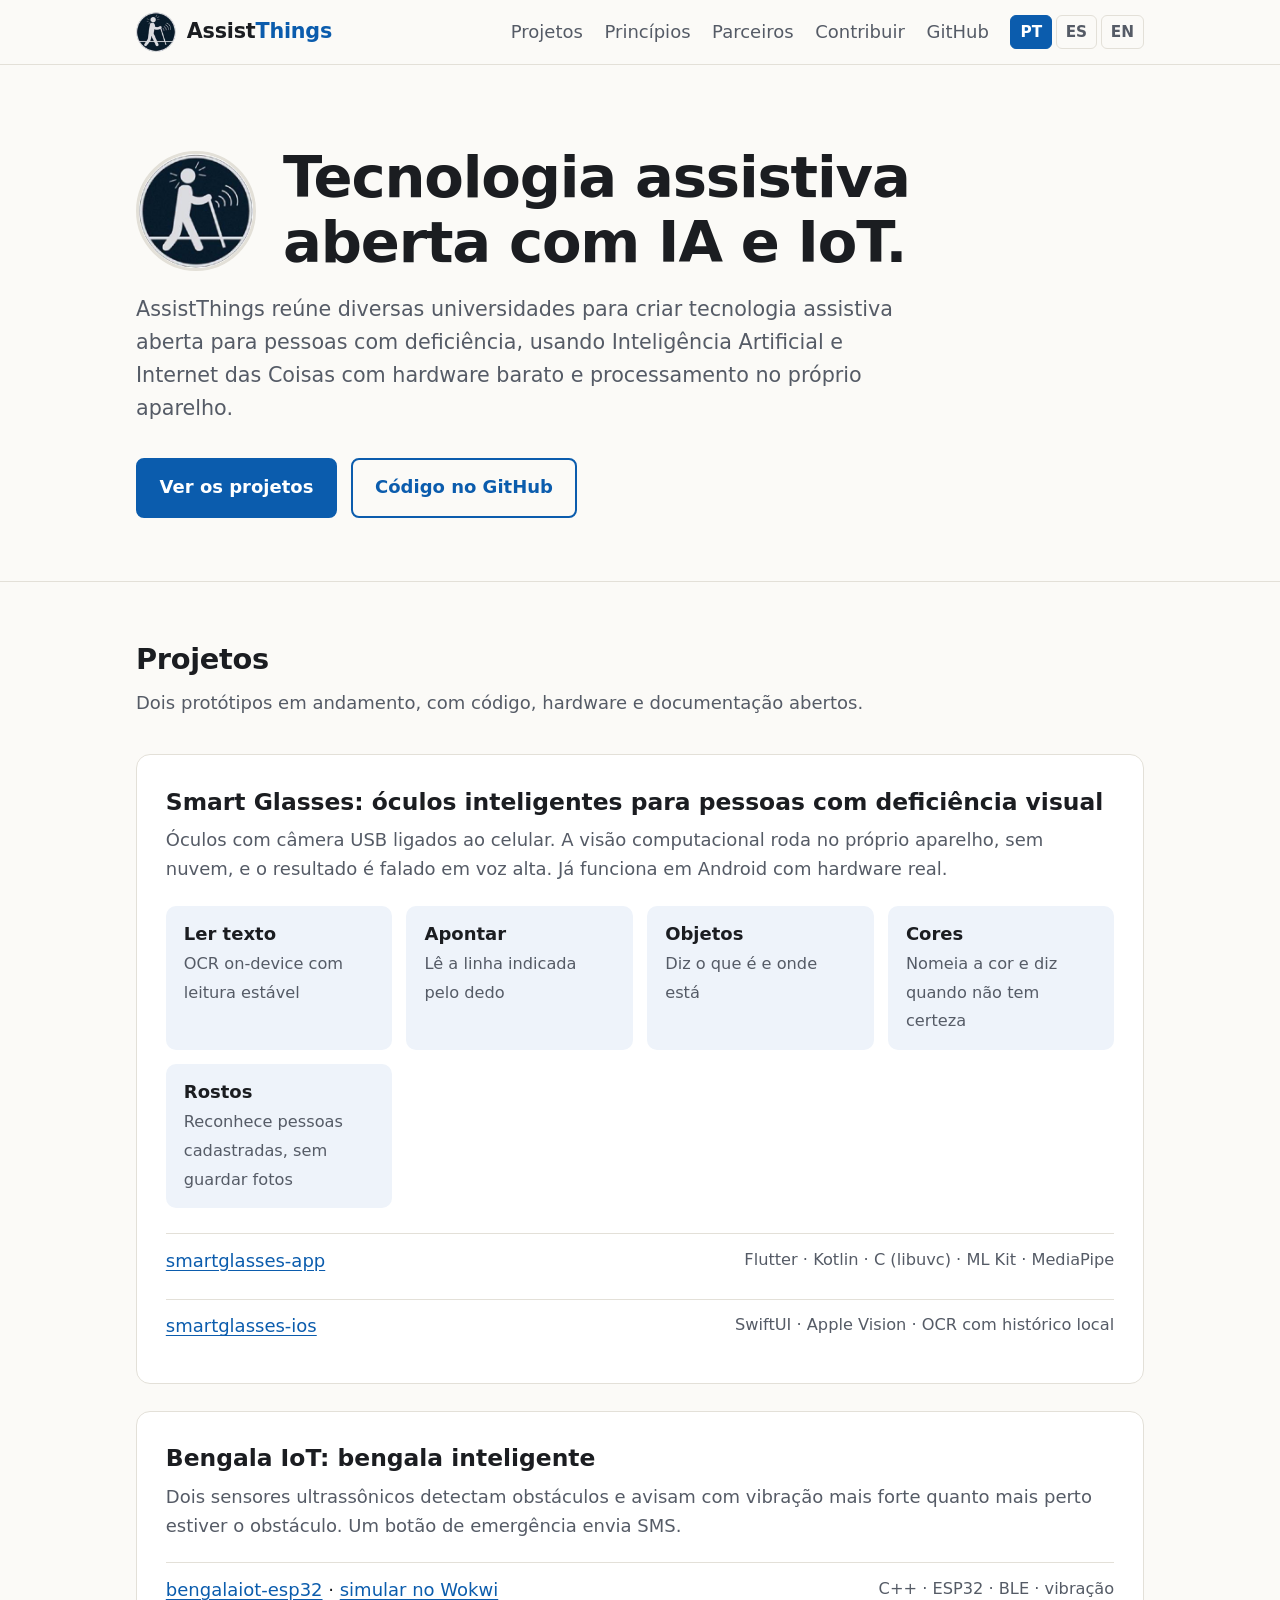
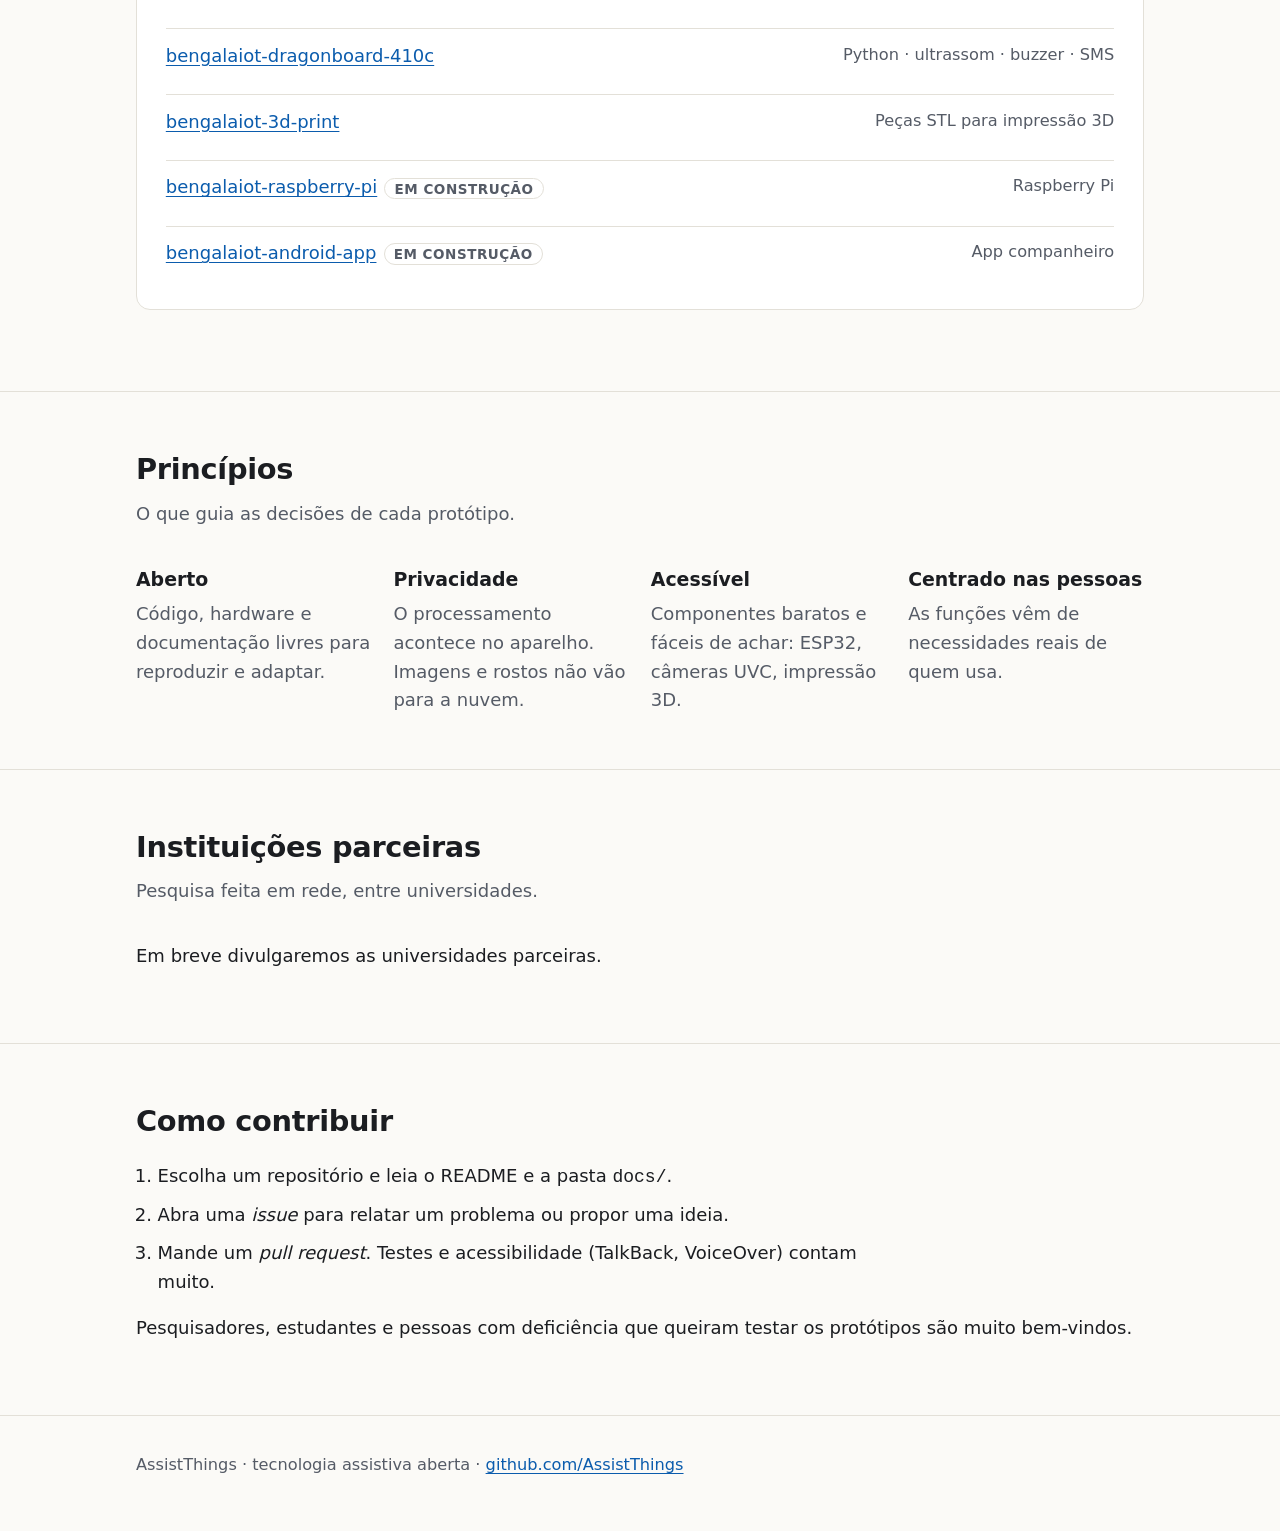
<file: index.html>
<!doctype html>
<html lang="pt-BR">
<head>
<meta charset="utf-8">
<meta name="viewport" content="width=device-width, initial-scale=1">
<title>AssistThings</title>
<meta name="description" content="Projeto de pesquisa entre universidades que cria tecnologia assistiva aberta com Inteligência Artificial e Internet das Coisas.">
<link rel="stylesheet" href="/style.css?v=5">
<link rel="icon" type="image/png" href="/assets/favicon.png">
<link rel="apple-touch-icon" href="/assets/logo.jpg">
<link rel="alternate" hreflang="pt-BR" href="https://assistthings.github.io/">
<link rel="alternate" hreflang="es" href="https://assistthings.github.io/es/">
<link rel="alternate" hreflang="en" href="https://assistthings.github.io/en/">
</head>
<body>
<a class="skip" href="#conteudo">Pular para o conteúdo</a>

<header class="top">
  <div class="wrap">
    <a class="brand" href="/"><img src="/assets/logo.jpg" alt="" width="40" height="40"><span class="name">Assist<span>Things</span></span></a>
    <div class="top-right">
    <nav aria-label="Principal">
      <ul>
        <li><a href="#projetos">Projetos</a></li>
        <li><a href="#principios">Princípios</a></li>
        <li><a href="#parceiros">Parceiros</a></li>
        <li><a href="#contribuir">Contribuir</a></li>
        <li><a href="https://github.com/AssistThings">GitHub</a></li>
      </ul>
    </nav>
    <ul class="lang" aria-label="Idioma">
      <li><a href="/" hreflang="pt-BR" lang="pt-BR" aria-current="page">PT</a></li>
      <li><a href="/es/" hreflang="es" lang="es">ES</a></li>
      <li><a href="/en/" hreflang="en" lang="en">EN</a></li>
    </ul>
    </div>
  </div>
</header>

<main id="conteudo">
  <div class="wrap hero">
    <div class="hero-head">
      <img class="hero-logo" src="/assets/logo.jpg" alt="Logotipo do AssistThings: pessoa caminhando com bengala" width="112" height="112">
      <h1>Tecnologia assistiva aberta com IA e IoT.</h1>
    </div>
    <p>AssistThings reúne diversas universidades para criar tecnologia assistiva aberta para pessoas com deficiência, usando Inteligência Artificial e Internet das Coisas com hardware barato e processamento no próprio aparelho.</p>
    <div class="btns">
      <a class="btn primary" href="#projetos">Ver os projetos</a>
      <a class="btn ghost" href="https://github.com/AssistThings">Código no GitHub</a>
    </div>
  </div>

  <section id="projetos" aria-labelledby="h-projetos">
    <div class="wrap">
      <h2 id="h-projetos">Projetos</h2>
      <p class="lead">Dois protótipos em andamento, com código, hardware e documentação abertos.</p>

      <article class="project" aria-labelledby="h-glasses">
        <h3 id="h-glasses">Smart Glasses: óculos inteligentes para pessoas com deficiência visual</h3>
        <p>Óculos com câmera USB ligados ao celular. A visão computacional roda no próprio aparelho, sem nuvem, e o resultado é falado em voz alta. Já funciona em Android com hardware real.</p>
        <ul class="modes">
          <li><strong>Ler texto</strong><span>OCR on-device com leitura estável</span></li>
          <li><strong>Apontar</strong><span>Lê a linha indicada pelo dedo</span></li>
          <li><strong>Objetos</strong><span>Diz o que é e onde está</span></li>
          <li><strong>Cores</strong><span>Nomeia a cor e diz quando não tem certeza</span></li>
          <li><strong>Rostos</strong><span>Reconhece pessoas cadastradas, sem guardar fotos</span></li>
        </ul>
        <ul class="repos">
          <li><a href="https://github.com/AssistThings/smartglasses-app">smartglasses-app</a><span class="meta">Flutter · Kotlin · C (libuvc) · ML Kit · MediaPipe</span></li>
          <li><a href="https://github.com/AssistThings/smartglasses-ios">smartglasses-ios</a><span class="meta">SwiftUI · Apple Vision · OCR com histórico local</span></li>
        </ul>
      </article>

      <article class="project" aria-labelledby="h-bengala">
        <h3 id="h-bengala">Bengala IoT: bengala inteligente</h3>
        <p>Dois sensores ultrassônicos detectam obstáculos e avisam com vibração mais forte quanto mais perto estiver o obstáculo. Um botão de emergência envia SMS.</p>
        <ul class="repos">
          <li><span><a href="https://github.com/AssistThings/bengalaiot-esp32">bengalaiot-esp32</a> · <a href="https://wokwi.com/projects/360982537270744065">simular no Wokwi</a></span><span class="meta">C++ · ESP32 · BLE · vibração</span></li>
          <li><a href="https://github.com/AssistThings/bengalaiot-dragonboard-410c">bengalaiot-dragonboard-410c</a><span class="meta">Python · ultrassom · buzzer · SMS</span></li>
          <li><a href="https://github.com/AssistThings/bengalaiot-3d-print">bengalaiot-3d-print</a><span class="meta">Peças STL para impressão 3D</span></li>
          <li><span><a href="https://github.com/AssistThings/bengalaiot-raspberry-pi">bengalaiot-raspberry-pi</a><span class="tag">em construção</span></span><span class="meta">Raspberry Pi</span></li>
          <li><span><a href="https://github.com/AssistThings/bengalaiot-android-app">bengalaiot-android-app</a><span class="tag">em construção</span></span><span class="meta">App companheiro</span></li>
        </ul>
      </article>
    </div>
  </section>

  <section id="principios" aria-labelledby="h-principios">
    <div class="wrap">
      <h2 id="h-principios">Princípios</h2>
      <p class="lead">O que guia as decisões de cada protótipo.</p>
      <div class="grid">
        <div><h3>Aberto</h3><p>Código, hardware e documentação livres para reproduzir e adaptar.</p></div>
        <div><h3>Privacidade</h3><p>O processamento acontece no aparelho. Imagens e rostos não vão para a nuvem.</p></div>
        <div><h3>Acessível</h3><p>Componentes baratos e fáceis de achar: ESP32, câmeras UVC, impressão 3D.</p></div>
        <div><h3>Centrado nas pessoas</h3><p>As funções vêm de necessidades reais de quem usa.</p></div>
      </div>
    </div>
  </section>

  <section id="parceiros" aria-labelledby="h-parceiros">
    <div class="wrap">
      <h2 id="h-parceiros">Instituições parceiras</h2>
      <p class="lead">Pesquisa feita em rede, entre universidades.</p>
      <p>Em breve divulgaremos as universidades parceiras.</p>
    </div>
  </section>

  <section id="contribuir" aria-labelledby="h-contribuir">
    <div class="wrap">
      <h2 id="h-contribuir">Como contribuir</h2>
      <ol class="steps">
        <li>Escolha um repositório e leia o README e a pasta <code>docs/</code>.</li>
        <li>Abra uma <em>issue</em> para relatar um problema ou propor uma ideia.</li>
        <li>Mande um <em>pull request</em>. Testes e acessibilidade (TalkBack, VoiceOver) contam muito.</li>
      </ol>
      <p>Pesquisadores, estudantes e pessoas com deficiência que queiram testar os protótipos são muito bem-vindos.</p>
    </div>
  </section>
</main>

<footer>
  <div class="wrap">AssistThings · tecnologia assistiva aberta · <a href="https://github.com/AssistThings">github.com/AssistThings</a></div>
</footer>
</body>
</html>
</file>
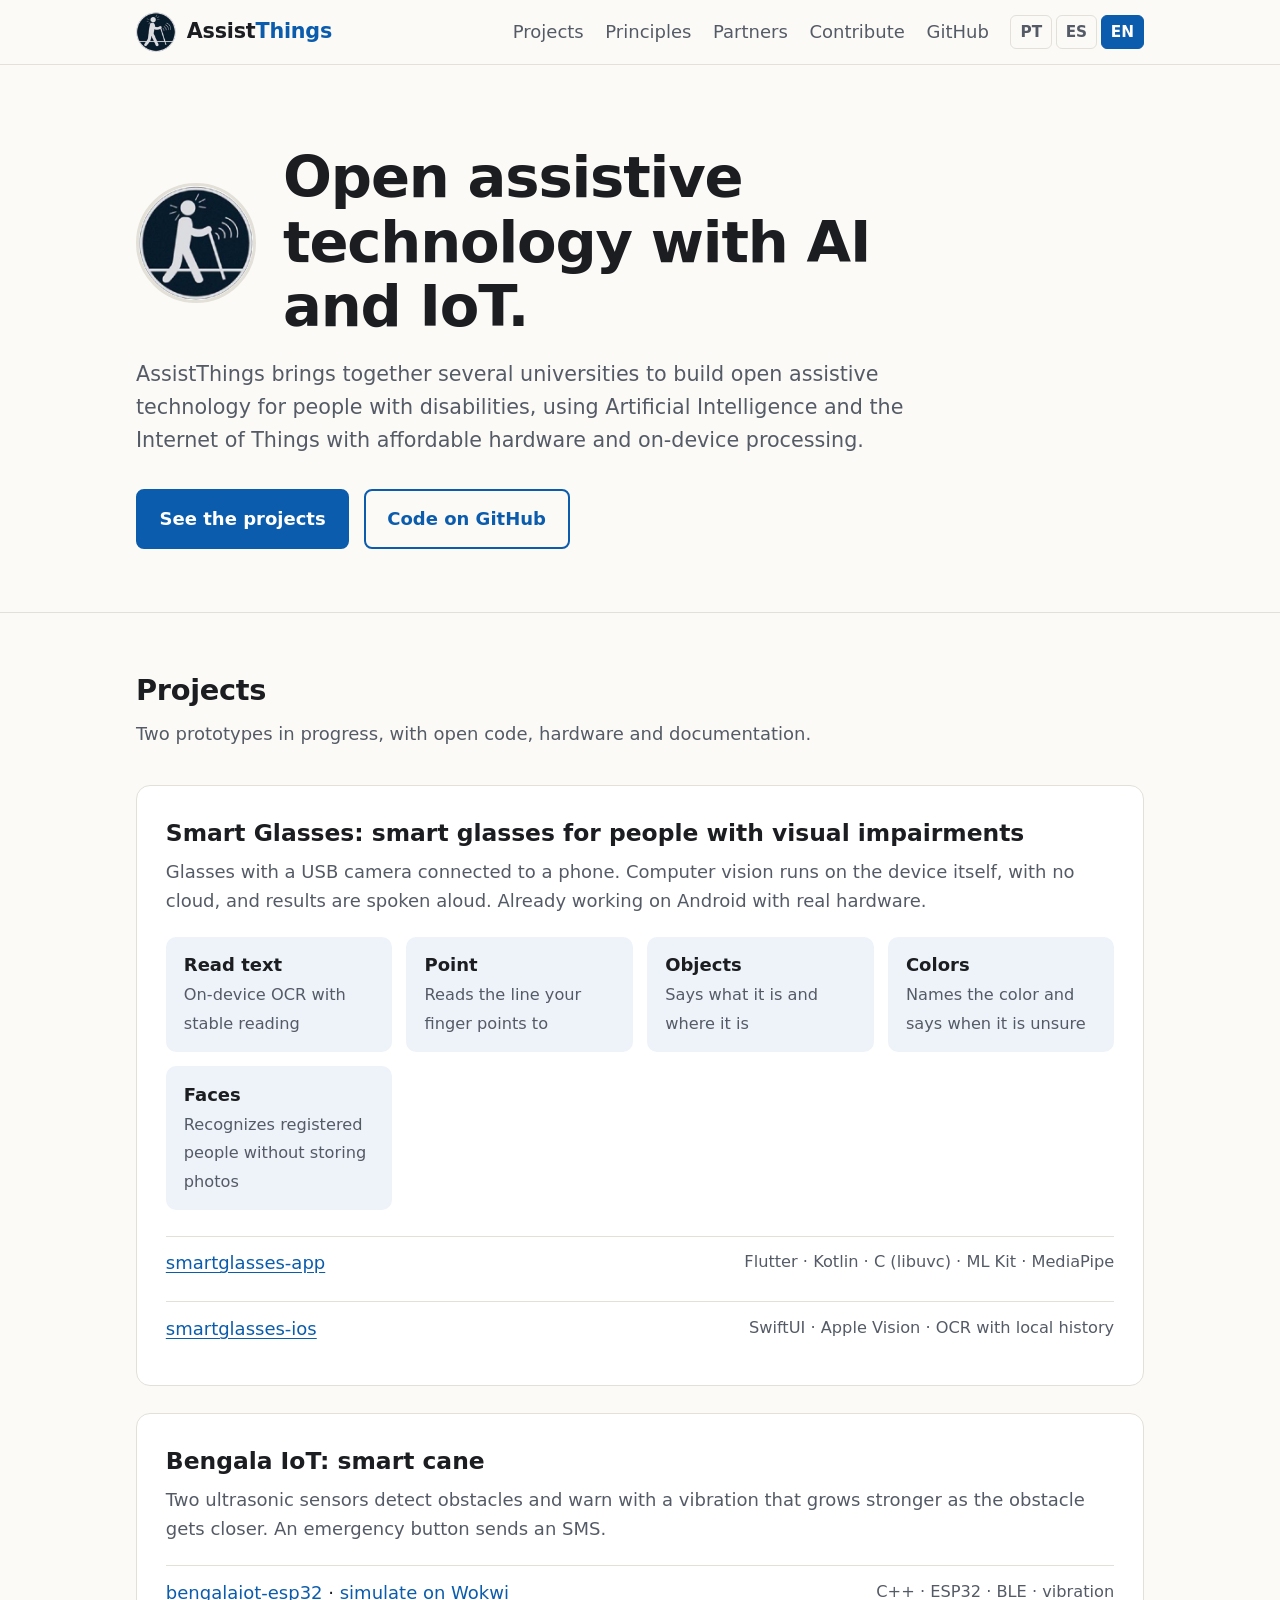
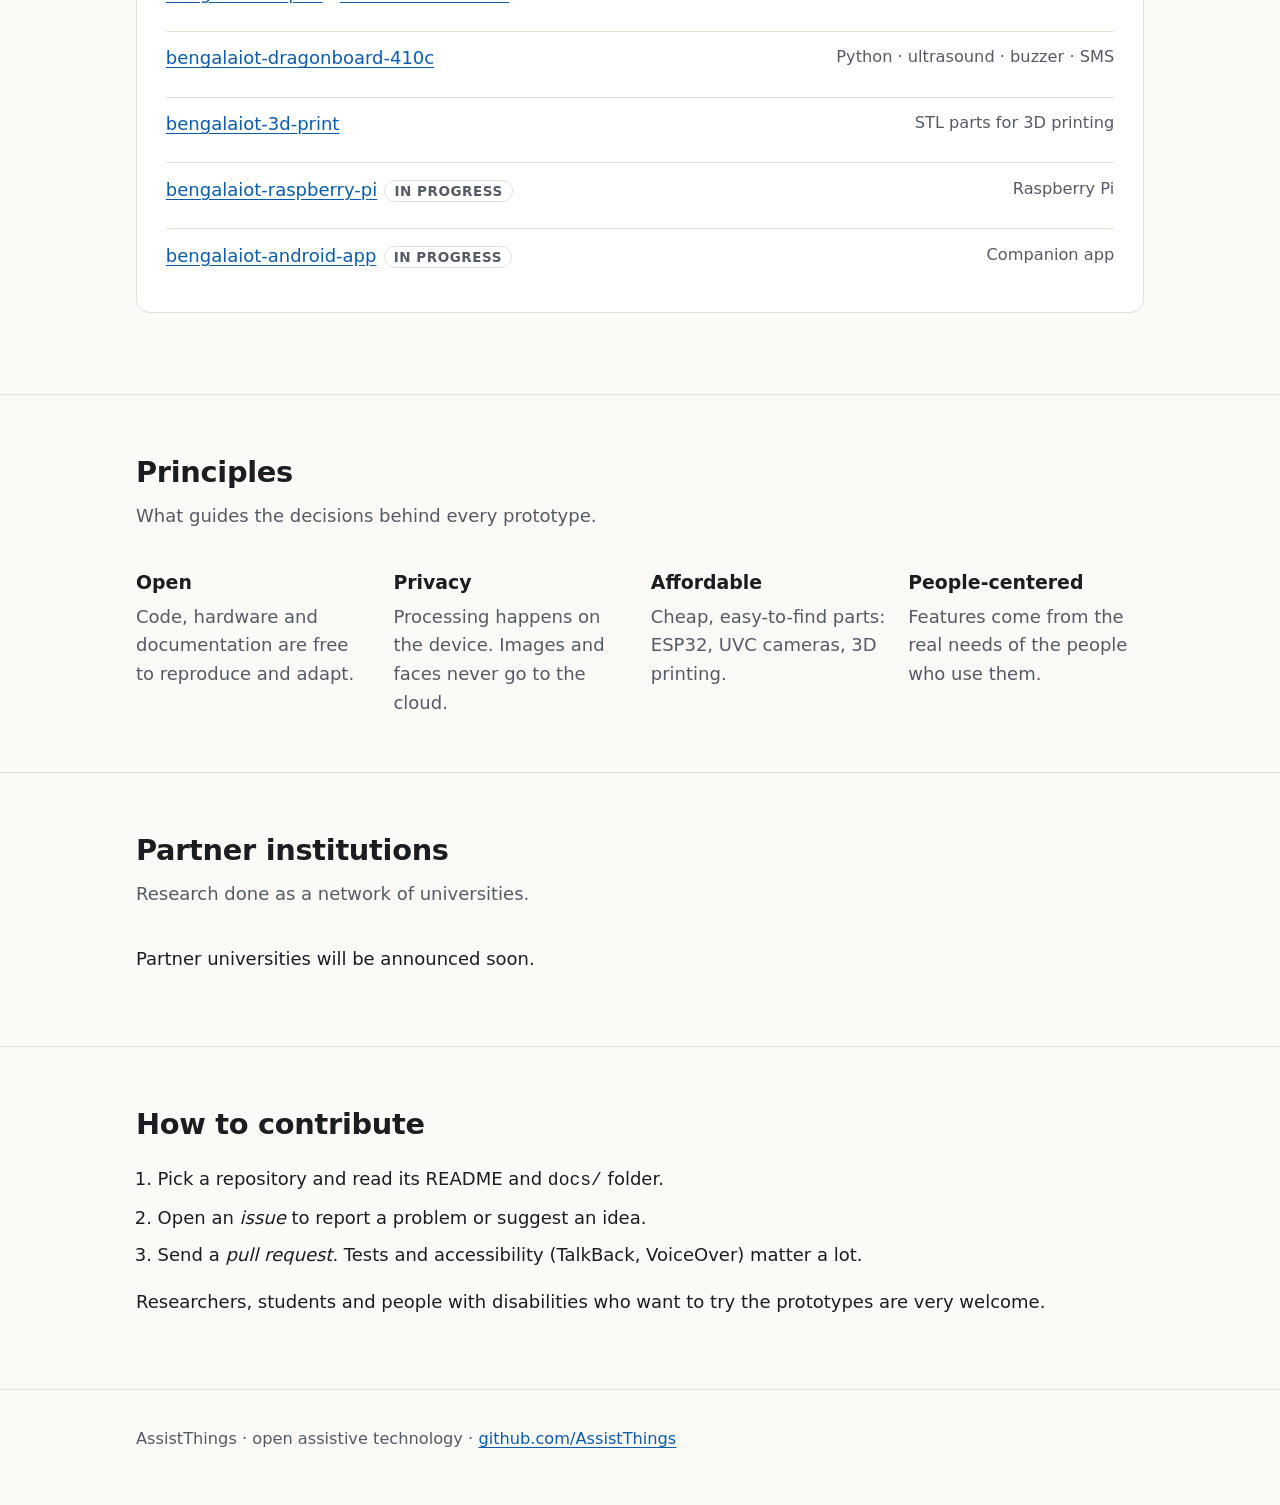
<file: en/index.html>
<!doctype html>
<html lang="en">
<head>
<meta charset="utf-8">
<meta name="viewport" content="width=device-width, initial-scale=1">
<title>AssistThings</title>
<meta name="description" content="A research project across universities building open assistive technology with Artificial Intelligence and the Internet of Things.">
<link rel="stylesheet" href="/style.css?v=5">
<link rel="icon" type="image/png" href="/assets/favicon.png">
<link rel="apple-touch-icon" href="/assets/logo.jpg">
<link rel="alternate" hreflang="pt-BR" href="https://assistthings.github.io/">
<link rel="alternate" hreflang="es" href="https://assistthings.github.io/es/">
<link rel="alternate" hreflang="en" href="https://assistthings.github.io/en/">
</head>
<body>
<a class="skip" href="#content">Skip to content</a>

<header class="top">
  <div class="wrap">
    <a class="brand" href="/en/"><img src="/assets/logo.jpg" alt="" width="40" height="40"><span class="name">Assist<span>Things</span></span></a>
    <div class="top-right">
    <nav aria-label="Main">
      <ul>
        <li><a href="#projects">Projects</a></li>
        <li><a href="#principles">Principles</a></li>
        <li><a href="#partners">Partners</a></li>
        <li><a href="#contribute">Contribute</a></li>
        <li><a href="https://github.com/AssistThings">GitHub</a></li>
      </ul>
    </nav>
    <ul class="lang" aria-label="Language">
      <li><a href="/" hreflang="pt-BR" lang="pt-BR">PT</a></li>
      <li><a href="/es/" hreflang="es" lang="es">ES</a></li>
      <li><a href="/en/" hreflang="en" lang="en" aria-current="page">EN</a></li>
    </ul>
    </div>
  </div>
</header>

<main id="content">
  <div class="wrap hero">
    <div class="hero-head">
      <img class="hero-logo" src="/assets/logo.jpg" alt="AssistThings logo: person walking with a cane" width="112" height="112">
      <h1>Open assistive technology with AI and IoT.</h1>
    </div>
    <p>AssistThings brings together several universities to build open assistive technology for people with disabilities, using Artificial Intelligence and the Internet of Things with affordable hardware and on-device processing.</p>
    <div class="btns">
      <a class="btn primary" href="#projects">See the projects</a>
      <a class="btn ghost" href="https://github.com/AssistThings">Code on GitHub</a>
    </div>
  </div>

  <section id="projects" aria-labelledby="h-projects">
    <div class="wrap">
      <h2 id="h-projects">Projects</h2>
      <p class="lead">Two prototypes in progress, with open code, hardware and documentation.</p>

      <article class="project" aria-labelledby="h-glasses">
        <h3 id="h-glasses">Smart Glasses: smart glasses for people with visual impairments</h3>
        <p>Glasses with a USB camera connected to a phone. Computer vision runs on the device itself, with no cloud, and results are spoken aloud. Already working on Android with real hardware.</p>
        <ul class="modes">
          <li><strong>Read text</strong><span>On-device OCR with stable reading</span></li>
          <li><strong>Point</strong><span>Reads the line your finger points to</span></li>
          <li><strong>Objects</strong><span>Says what it is and where it is</span></li>
          <li><strong>Colors</strong><span>Names the color and says when it is unsure</span></li>
          <li><strong>Faces</strong><span>Recognizes registered people without storing photos</span></li>
        </ul>
        <ul class="repos">
          <li><a href="https://github.com/AssistThings/smartglasses-app">smartglasses-app</a><span class="meta">Flutter · Kotlin · C (libuvc) · ML Kit · MediaPipe</span></li>
          <li><a href="https://github.com/AssistThings/smartglasses-ios">smartglasses-ios</a><span class="meta">SwiftUI · Apple Vision · OCR with local history</span></li>
        </ul>
      </article>

      <article class="project" aria-labelledby="h-cane">
        <h3 id="h-cane">Bengala IoT: smart cane</h3>
        <p>Two ultrasonic sensors detect obstacles and warn with a vibration that grows stronger as the obstacle gets closer. An emergency button sends an SMS.</p>
        <ul class="repos">
          <li><span><a href="https://github.com/AssistThings/bengalaiot-esp32">bengalaiot-esp32</a> · <a href="https://wokwi.com/projects/360982537270744065">simulate on Wokwi</a></span><span class="meta">C++ · ESP32 · BLE · vibration</span></li>
          <li><a href="https://github.com/AssistThings/bengalaiot-dragonboard-410c">bengalaiot-dragonboard-410c</a><span class="meta">Python · ultrasound · buzzer · SMS</span></li>
          <li><a href="https://github.com/AssistThings/bengalaiot-3d-print">bengalaiot-3d-print</a><span class="meta">STL parts for 3D printing</span></li>
          <li><span><a href="https://github.com/AssistThings/bengalaiot-raspberry-pi">bengalaiot-raspberry-pi</a><span class="tag">in progress</span></span><span class="meta">Raspberry Pi</span></li>
          <li><span><a href="https://github.com/AssistThings/bengalaiot-android-app">bengalaiot-android-app</a><span class="tag">in progress</span></span><span class="meta">Companion app</span></li>
        </ul>
      </article>
    </div>
  </section>

  <section id="principles" aria-labelledby="h-principles">
    <div class="wrap">
      <h2 id="h-principles">Principles</h2>
      <p class="lead">What guides the decisions behind every prototype.</p>
      <div class="grid">
        <div><h3>Open</h3><p>Code, hardware and documentation are free to reproduce and adapt.</p></div>
        <div><h3>Privacy</h3><p>Processing happens on the device. Images and faces never go to the cloud.</p></div>
        <div><h3>Affordable</h3><p>Cheap, easy-to-find parts: ESP32, UVC cameras, 3D printing.</p></div>
        <div><h3>People-centered</h3><p>Features come from the real needs of the people who use them.</p></div>
      </div>
    </div>
  </section>

  <section id="partners" aria-labelledby="h-partners">
    <div class="wrap">
      <h2 id="h-partners">Partner institutions</h2>
      <p class="lead">Research done as a network of universities.</p>
      <p>Partner universities will be announced soon.</p>
    </div>
  </section>

  <section id="contribute" aria-labelledby="h-contribute">
    <div class="wrap">
      <h2 id="h-contribute">How to contribute</h2>
      <ol class="steps">
        <li>Pick a repository and read its README and <code>docs/</code> folder.</li>
        <li>Open an <em>issue</em> to report a problem or suggest an idea.</li>
        <li>Send a <em>pull request</em>. Tests and accessibility (TalkBack, VoiceOver) matter a lot.</li>
      </ol>
      <p>Researchers, students and people with disabilities who want to try the prototypes are very welcome.</p>
    </div>
  </section>
</main>

<footer>
  <div class="wrap">AssistThings · open assistive technology · <a href="https://github.com/AssistThings">github.com/AssistThings</a></div>
</footer>
</body>
</html>
</file>
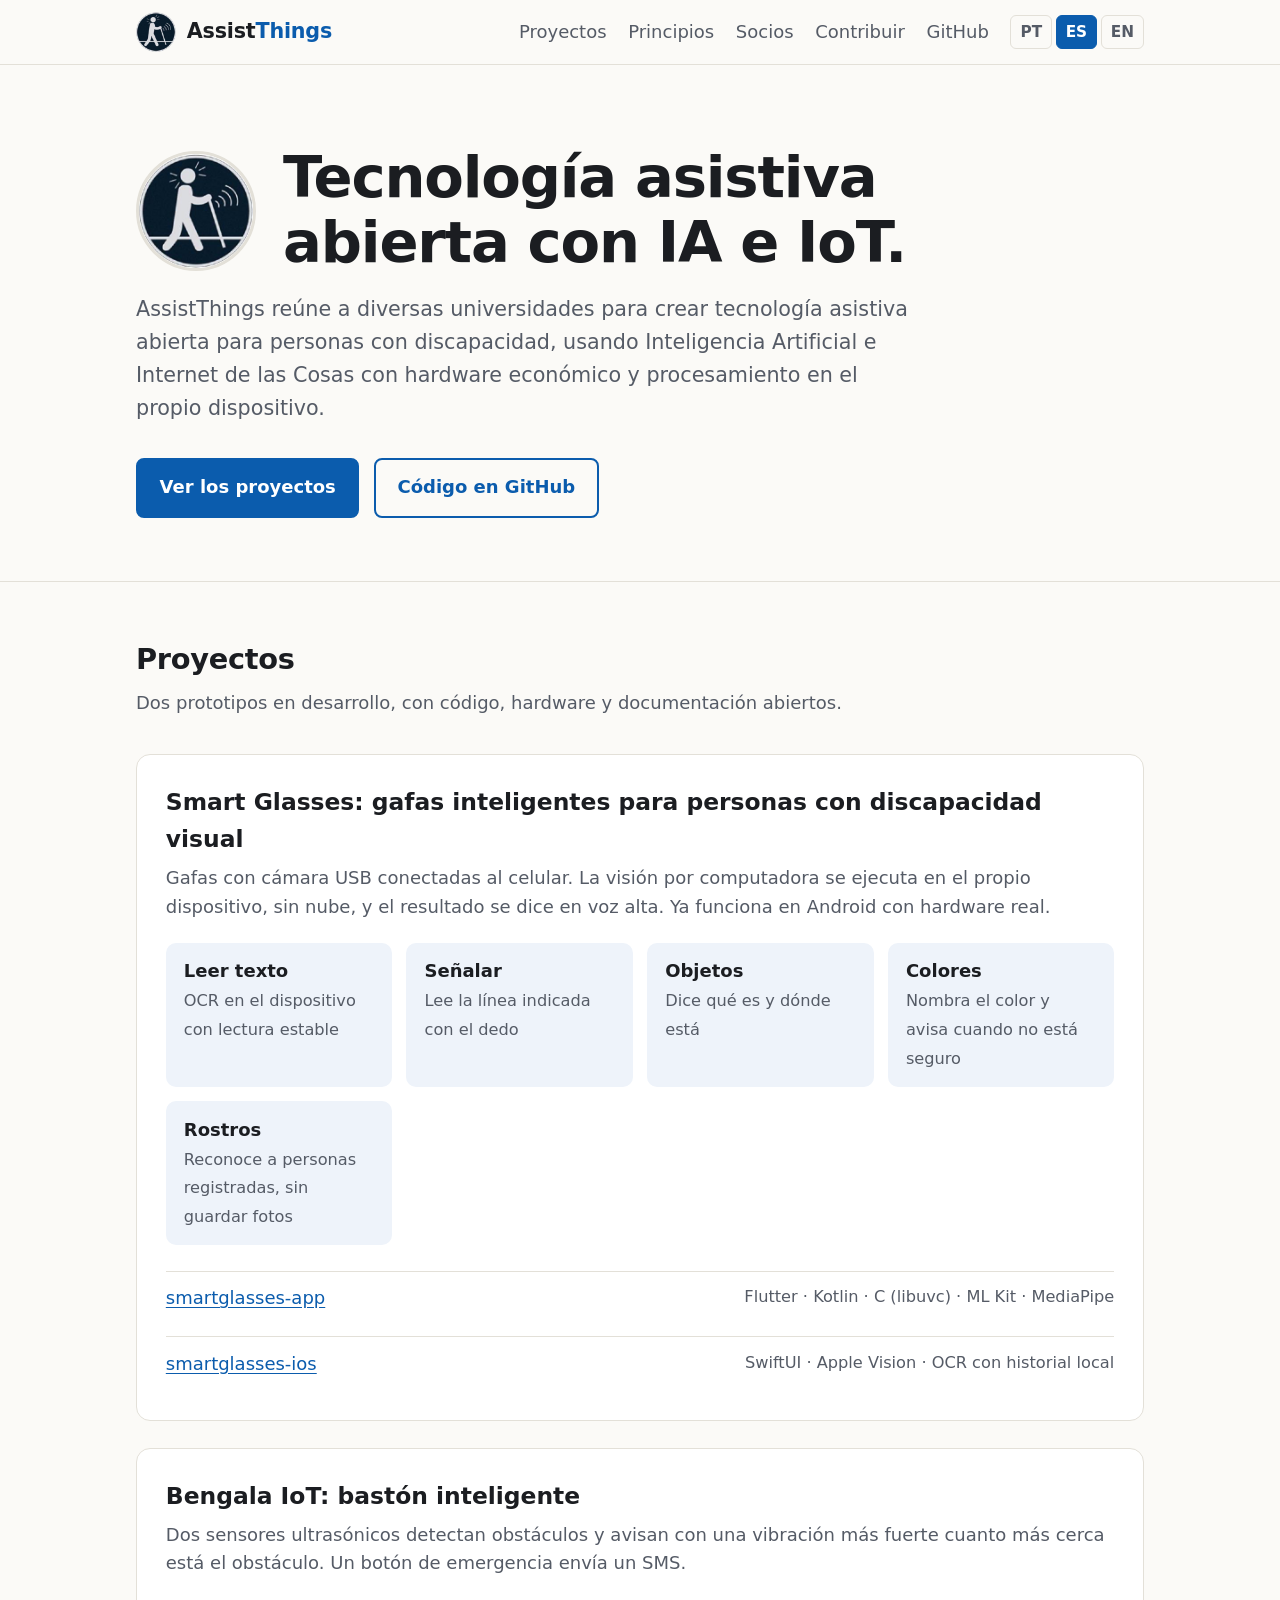
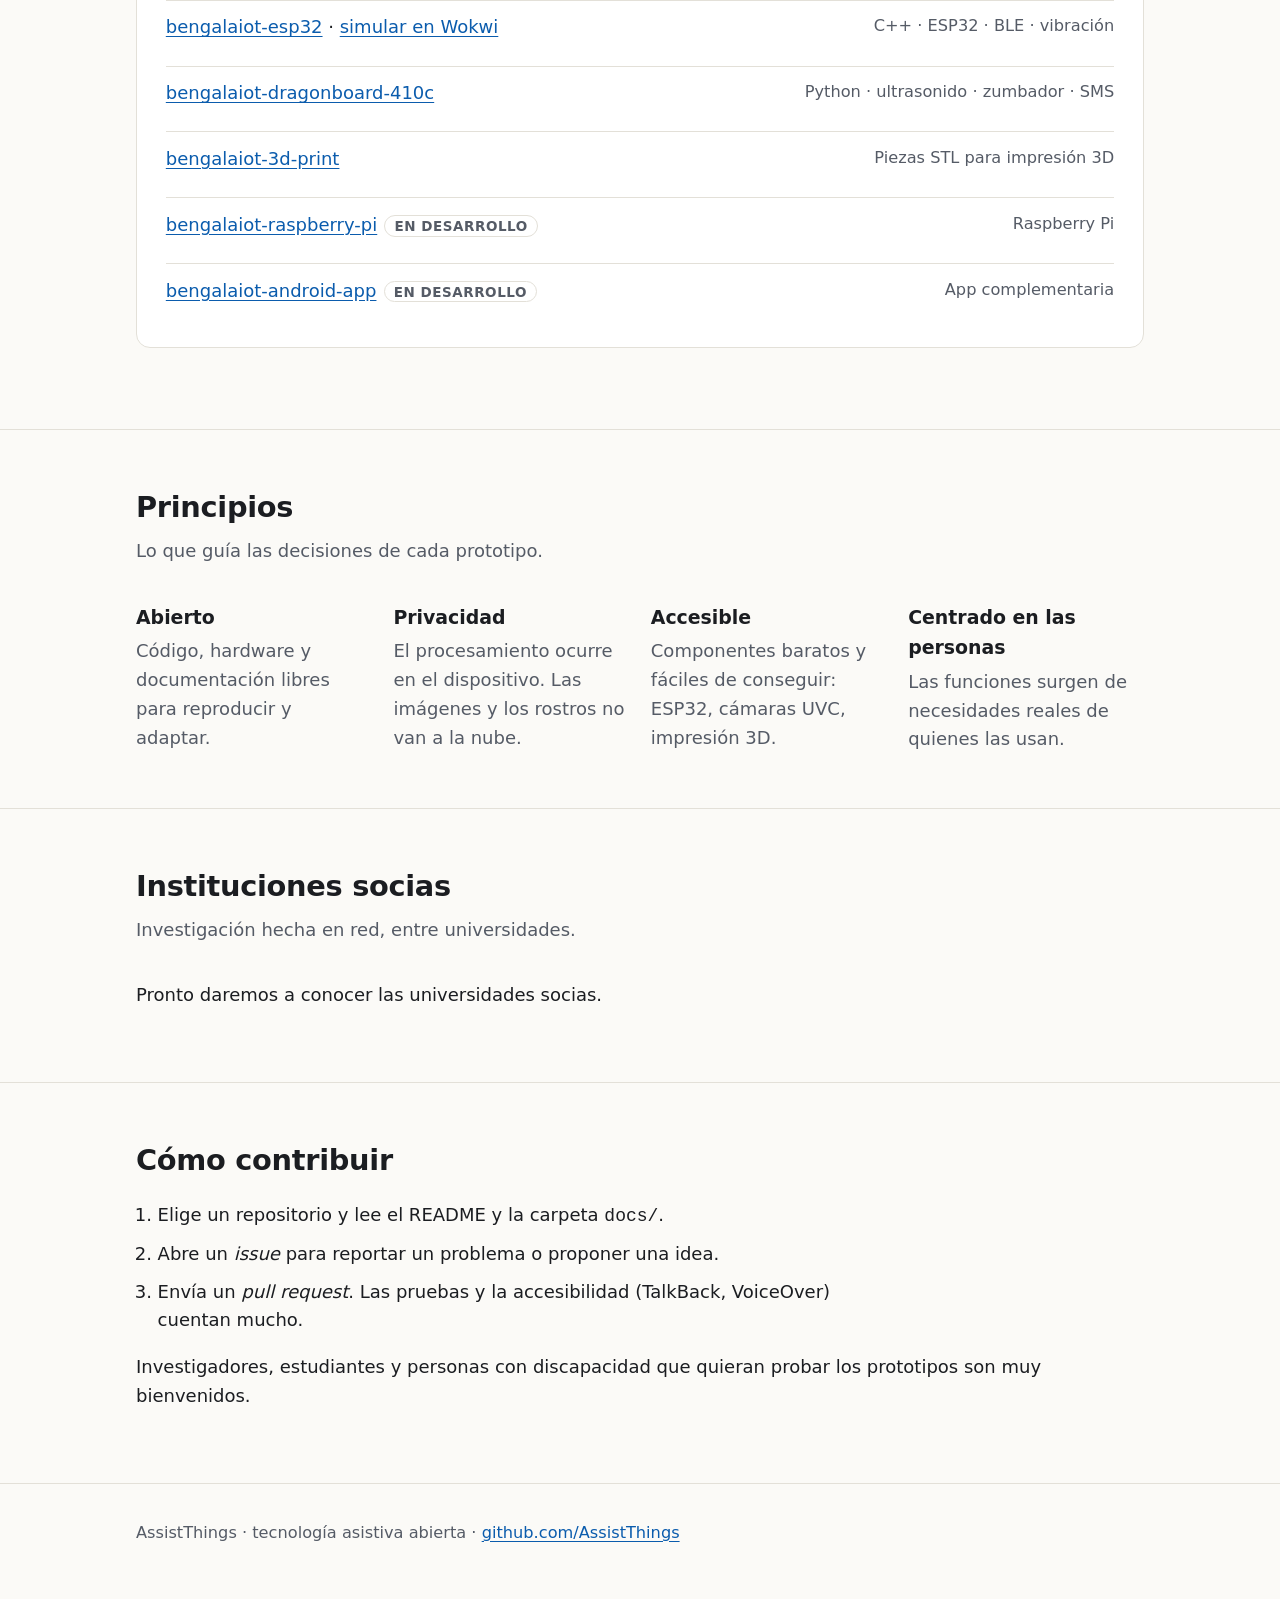
<file: es/index.html>
<!doctype html>
<html lang="es">
<head>
<meta charset="utf-8">
<meta name="viewport" content="width=device-width, initial-scale=1">
<title>AssistThings</title>
<meta name="description" content="Proyecto de investigación entre universidades que crea tecnología asistiva abierta con Inteligencia Artificial e Internet de las Cosas.">
<link rel="stylesheet" href="/style.css?v=5">
<link rel="icon" type="image/png" href="/assets/favicon.png">
<link rel="apple-touch-icon" href="/assets/logo.jpg">
<link rel="alternate" hreflang="pt-BR" href="https://assistthings.github.io/">
<link rel="alternate" hreflang="es" href="https://assistthings.github.io/es/">
<link rel="alternate" hreflang="en" href="https://assistthings.github.io/en/">
</head>
<body>
<a class="skip" href="#contenido">Saltar al contenido</a>

<header class="top">
  <div class="wrap">
    <a class="brand" href="/es/"><img src="/assets/logo.jpg" alt="" width="40" height="40"><span class="name">Assist<span>Things</span></span></a>
    <div class="top-right">
    <nav aria-label="Principal">
      <ul>
        <li><a href="#proyectos">Proyectos</a></li>
        <li><a href="#principios">Principios</a></li>
        <li><a href="#socios">Socios</a></li>
        <li><a href="#contribuir">Contribuir</a></li>
        <li><a href="https://github.com/AssistThings">GitHub</a></li>
      </ul>
    </nav>
    <ul class="lang" aria-label="Idioma">
      <li><a href="/" hreflang="pt-BR" lang="pt-BR">PT</a></li>
      <li><a href="/es/" hreflang="es" lang="es" aria-current="page">ES</a></li>
      <li><a href="/en/" hreflang="en" lang="en">EN</a></li>
    </ul>
    </div>
  </div>
</header>

<main id="contenido">
  <div class="wrap hero">
    <div class="hero-head">
      <img class="hero-logo" src="/assets/logo.jpg" alt="Logotipo de AssistThings: persona caminando con bastón" width="112" height="112">
      <h1>Tecnología asistiva abierta con IA e IoT.</h1>
    </div>
    <p>AssistThings reúne a diversas universidades para crear tecnología asistiva abierta para personas con discapacidad, usando Inteligencia Artificial e Internet de las Cosas con hardware económico y procesamiento en el propio dispositivo.</p>
    <div class="btns">
      <a class="btn primary" href="#proyectos">Ver los proyectos</a>
      <a class="btn ghost" href="https://github.com/AssistThings">Código en GitHub</a>
    </div>
  </div>

  <section id="proyectos" aria-labelledby="h-proyectos">
    <div class="wrap">
      <h2 id="h-proyectos">Proyectos</h2>
      <p class="lead">Dos prototipos en desarrollo, con código, hardware y documentación abiertos.</p>

      <article class="project" aria-labelledby="h-glasses">
        <h3 id="h-glasses">Smart Glasses: gafas inteligentes para personas con discapacidad visual</h3>
        <p>Gafas con cámara USB conectadas al celular. La visión por computadora se ejecuta en el propio dispositivo, sin nube, y el resultado se dice en voz alta. Ya funciona en Android con hardware real.</p>
        <ul class="modes">
          <li><strong>Leer texto</strong><span>OCR en el dispositivo con lectura estable</span></li>
          <li><strong>Señalar</strong><span>Lee la línea indicada con el dedo</span></li>
          <li><strong>Objetos</strong><span>Dice qué es y dónde está</span></li>
          <li><strong>Colores</strong><span>Nombra el color y avisa cuando no está seguro</span></li>
          <li><strong>Rostros</strong><span>Reconoce a personas registradas, sin guardar fotos</span></li>
        </ul>
        <ul class="repos">
          <li><a href="https://github.com/AssistThings/smartglasses-app">smartglasses-app</a><span class="meta">Flutter · Kotlin · C (libuvc) · ML Kit · MediaPipe</span></li>
          <li><a href="https://github.com/AssistThings/smartglasses-ios">smartglasses-ios</a><span class="meta">SwiftUI · Apple Vision · OCR con historial local</span></li>
        </ul>
      </article>

      <article class="project" aria-labelledby="h-baston">
        <h3 id="h-baston">Bengala IoT: bastón inteligente</h3>
        <p>Dos sensores ultrasónicos detectan obstáculos y avisan con una vibración más fuerte cuanto más cerca está el obstáculo. Un botón de emergencia envía un SMS.</p>
        <ul class="repos">
          <li><span><a href="https://github.com/AssistThings/bengalaiot-esp32">bengalaiot-esp32</a> · <a href="https://wokwi.com/projects/360982537270744065">simular en Wokwi</a></span><span class="meta">C++ · ESP32 · BLE · vibración</span></li>
          <li><a href="https://github.com/AssistThings/bengalaiot-dragonboard-410c">bengalaiot-dragonboard-410c</a><span class="meta">Python · ultrasonido · zumbador · SMS</span></li>
          <li><a href="https://github.com/AssistThings/bengalaiot-3d-print">bengalaiot-3d-print</a><span class="meta">Piezas STL para impresión 3D</span></li>
          <li><span><a href="https://github.com/AssistThings/bengalaiot-raspberry-pi">bengalaiot-raspberry-pi</a><span class="tag">en desarrollo</span></span><span class="meta">Raspberry Pi</span></li>
          <li><span><a href="https://github.com/AssistThings/bengalaiot-android-app">bengalaiot-android-app</a><span class="tag">en desarrollo</span></span><span class="meta">App complementaria</span></li>
        </ul>
      </article>
    </div>
  </section>

  <section id="principios" aria-labelledby="h-principios">
    <div class="wrap">
      <h2 id="h-principios">Principios</h2>
      <p class="lead">Lo que guía las decisiones de cada prototipo.</p>
      <div class="grid">
        <div><h3>Abierto</h3><p>Código, hardware y documentación libres para reproducir y adaptar.</p></div>
        <div><h3>Privacidad</h3><p>El procesamiento ocurre en el dispositivo. Las imágenes y los rostros no van a la nube.</p></div>
        <div><h3>Accesible</h3><p>Componentes baratos y fáciles de conseguir: ESP32, cámaras UVC, impresión 3D.</p></div>
        <div><h3>Centrado en las personas</h3><p>Las funciones surgen de necesidades reales de quienes las usan.</p></div>
      </div>
    </div>
  </section>

  <section id="socios" aria-labelledby="h-socios">
    <div class="wrap">
      <h2 id="h-socios">Instituciones socias</h2>
      <p class="lead">Investigación hecha en red, entre universidades.</p>
      <p>Pronto daremos a conocer las universidades socias.</p>
    </div>
  </section>

  <section id="contribuir" aria-labelledby="h-contribuir">
    <div class="wrap">
      <h2 id="h-contribuir">Cómo contribuir</h2>
      <ol class="steps">
        <li>Elige un repositorio y lee el README y la carpeta <code>docs/</code>.</li>
        <li>Abre un <em>issue</em> para reportar un problema o proponer una idea.</li>
        <li>Envía un <em>pull request</em>. Las pruebas y la accesibilidad (TalkBack, VoiceOver) cuentan mucho.</li>
      </ol>
      <p>Investigadores, estudiantes y personas con discapacidad que quieran probar los prototipos son muy bienvenidos.</p>
    </div>
  </section>
</main>

<footer>
  <div class="wrap">AssistThings · tecnología asistiva abierta · <a href="https://github.com/AssistThings">github.com/AssistThings</a></div>
</footer>
</body>
</html>
</file>
<file: style.css>
:root {
  --bg: #fbfaf7; --surface: #ffffff; --text: #1b1d21; --muted: #555b66;
  --line: #e3e0d8; --accent: #0b5cad; --accent-ink: #ffffff; --chip: #eef3fa;
  --focus: #f2a900;
}
@media (prefers-color-scheme: dark) {
  :root {
    --bg: #121417; --surface: #1b1e23; --text: #eceef2; --muted: #a6adb9;
    --line: #2c3139; --accent: #6fb0ff; --accent-ink: #0b1220; --chip: #1f2a3a;
  }
}
* { box-sizing: border-box; }
html { font-size: 112.5%; }
body {
  margin: 0; background: var(--bg); color: var(--text);
  font: 1rem/1.6 system-ui, -apple-system, "Segoe UI", Roboto, sans-serif;
}
a { color: var(--accent); text-underline-offset: 3px; }
:focus-visible { outline: 3px solid var(--focus); outline-offset: 3px; border-radius: 4px; }
.skip { position: absolute; left: -999px; top: 0; background: var(--accent); color: var(--accent-ink); padding: .6rem 1rem; }
.skip:focus { left: 1rem; top: 1rem; z-index: 10; }
.wrap { max-width: 1040px; margin: 0 auto; padding: 0 16px; }
header.top { border-bottom: 1px solid var(--line); }
header.top .wrap { display: flex; align-items: center; justify-content: space-between; gap: 1rem; min-height: 64px; flex-wrap: wrap; }
.brand { display: inline-flex; align-items: center; font-weight: 700; font-size: 1.15rem; color: var(--text); text-decoration: none; letter-spacing: -.01em; }
.brand .name span { color: var(--accent); }
nav ul { list-style: none; display: flex; gap: 1.2rem; margin: 0; padding: 0; flex-wrap: wrap; }
nav a { color: var(--muted); text-decoration: none; }
nav a:hover { color: var(--text); text-decoration: underline; }

.hero { padding-top: 4.5rem; padding-bottom: 3.5rem; }
.hero h1 { font-size: clamp(2rem, 5vw, 3.2rem); line-height: 1.12; margin: 0 0 1rem; letter-spacing: -.02em; max-width: 18ch; }
.hero p { font-size: 1.15rem; color: var(--muted); max-width: 60ch; margin: 0 0 1.8rem; }
.btns { display: flex; gap: .8rem; flex-wrap: wrap; }
.btn { display: inline-block; padding: .75rem 1.2rem; border-radius: 8px; font-weight: 600; text-decoration: none; border: 2px solid var(--accent); }
.btn.primary { background: var(--accent); color: var(--accent-ink); }
.btn.ghost { color: var(--accent); }

section { padding: 3rem 0; border-top: 1px solid var(--line); }
h2 { font-size: 1.6rem; margin: 0 0 .4rem; letter-spacing: -.01em; }
.lead { color: var(--muted); margin: 0 0 2rem; max-width: 65ch; }

.project { background: var(--surface); border: 1px solid var(--line); border-radius: 14px; padding: 1.6rem; margin-bottom: 1.5rem; }
.project h3 { margin: 0 0 .3rem; font-size: 1.3rem; }
.project > p { margin: 0 0 1.2rem; color: var(--muted); }
.modes { display: grid; grid-template-columns: repeat(auto-fit, minmax(180px, 1fr)); gap: .8rem; margin: 0 0 1.4rem; padding: 0; list-style: none; }
.modes li { background: var(--chip); border-radius: 10px; padding: .8rem 1rem; }
.modes strong { display: block; }
.modes span { color: var(--muted); font-size: .9rem; }
.repos { list-style: none; padding: 0; margin: 0; display: grid; gap: .6rem; }
.repos li { display: flex; justify-content: space-between; gap: 1rem; flex-wrap: wrap; padding: .7rem 0; border-top: 1px solid var(--line); }
.repos .meta { color: var(--muted); font-size: .9rem; }
.tag { font-size: .75rem; font-weight: 600; text-transform: uppercase; letter-spacing: .04em; padding: .1rem .5rem; border-radius: 99px; border: 1px solid var(--line); color: var(--muted); margin-left: .4rem; }

.grid { display: grid; grid-template-columns: repeat(auto-fit, minmax(220px, 1fr)); gap: 1.2rem; }
.grid h3 { margin: 0 0 .3rem; font-size: 1.05rem; }
.grid p { margin: 0; color: var(--muted); }
ol.steps { padding-left: 1.2rem; max-width: 65ch; }
ol.steps li { margin-bottom: .5rem; }
footer { border-top: 1px solid var(--line); padding: 2rem 0 3rem; color: var(--muted); font-size: .9rem; }
.lang { list-style: none; display: flex; gap: .2rem; margin: 0; padding: 0; }
.lang a { display: inline-block; padding: .2rem .5rem; border-radius: 6px; border: 1px solid var(--line); color: var(--muted); text-decoration: none; font-size: .85rem; font-weight: 600; }
.lang a[aria-current="page"] { background: var(--accent); border-color: var(--accent); color: var(--accent-ink); }
.top-right { display: flex; align-items: center; gap: 1.2rem; flex-wrap: wrap; }
.brand img { border-radius: 50%; display: block; margin-right: .6rem; }
.hero-head { display: flex; align-items: center; gap: 1.5rem; margin: 0 0 1rem; }
.hero-head h1 { margin: 0; }
.hero-logo { flex: none; display: block; width: 120px; height: 120px; border-radius: 50%; border: 3px solid var(--line); }
@media (max-width: 520px) {
  .hero-head { gap: 1rem; }
  .hero-logo { width: 72px; height: 72px; }
}
</file>
